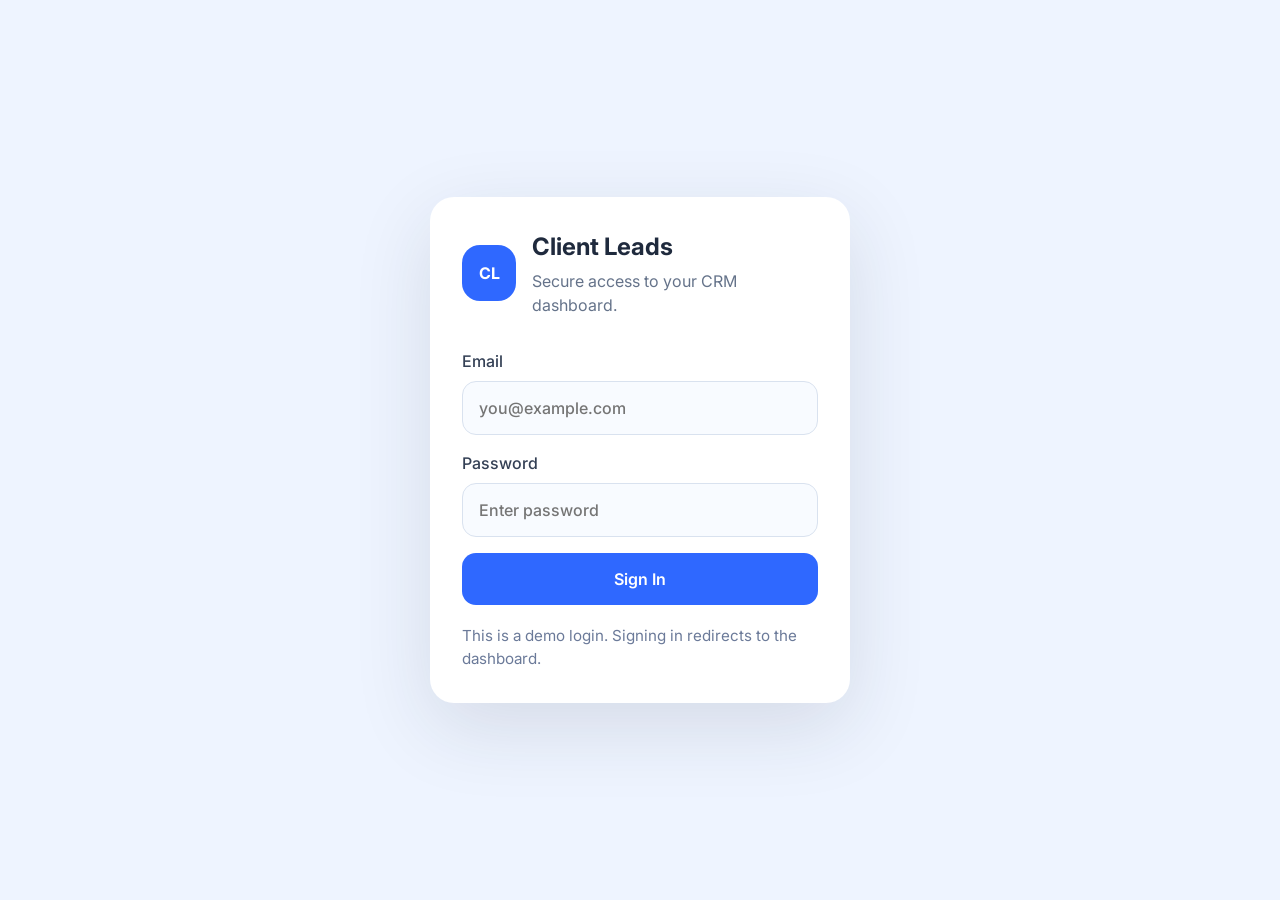
<file: index.html>
<!DOCTYPE html>
<html lang="en">
<head>
  <meta charset="UTF-8" />
  <meta name="viewport" content="width=device-width, initial-scale=1.0" />
  <title>CRM Login</title>
  <link rel="preconnect" href="https://fonts.googleapis.com">
  <link rel="preconnect" href="https://fonts.gstatic.com" crossorigin>
  <link href="https://fonts.googleapis.com/css2?family=Inter:wght@400;500;600;700&display=swap" rel="stylesheet">
  <link rel="stylesheet" href="style.css" />
</head>
<body data-page="login">
  <main class="page-shell login-shell">
    <section class="login-card">
      <div class="brand-mark">
        <div class="brand-icon">CL</div>
        <div>
          <h1>Client Leads</h1>
          <p>Secure access to your CRM dashboard.</p>
        </div>
      </div>
      <form id="loginForm" class="login-form">
        <label>
          Email
          <input type="email" placeholder="you@example.com" required />
        </label>
        <label>
          Password
          <input type="password" placeholder="Enter password" required />
        </label>
        <button type="submit" class="primary-btn">Sign In</button>
      </form>
      <p class="small-text">This is a demo login. Signing in redirects to the dashboard.</p>
    </section>
  </main>
  <script src="script.js"></script>
</body>
</html>
</file>
<file: style.css>
:root {
  color-scheme: light;
  font-family: 'Inter', sans-serif;
  font-size: 16px;
  line-height: 1.5;
  color: #1f2a3d;
  background: #f6f9ff;
}
* {
  box-sizing: border-box;
}
html, body {
  min-height: 100%;
}
body {
  margin: 0;
  background: linear-gradient(180deg, #f8fbff 0%, #eef4ff 100%);
}
button, input, select {
  font: inherit;
}
button {
  cursor: pointer;
}
.page-shell {
  min-height: 100vh;
  display: grid;
  place-items: center;
  padding: 24px;
}
.login-shell {
  background: #eef4ff;
}
.login-card {
  width: min(100%, 420px);
  background: #ffffff;
  border-radius: 24px;
  box-shadow: 0 24px 80px rgba(31, 42, 61, 0.12);
  padding: 32px;
}
.brand-mark {
  display: flex;
  align-items: center;
  gap: 16px;
  margin-bottom: 32px;
}
.brand-icon {
  width: 56px;
  height: 56px;
  display: grid;
  place-items: center;
  border-radius: 18px;
  background: #2f68ff;
  color: #ffffff;
  font-weight: 700;
}
.brand-mark h1 {
  margin: 0;
  font-size: 1.5rem;
}
.brand-mark p {
  margin: 4px 0 0;
  color: #65738a;
}
.login-form {
  display: grid;
  gap: 16px;
}
.login-form label {
  display: grid;
  gap: 8px;
  font-weight: 500;
  color: #344055;
}
input[type="email"], input[type="password"], input[type="text"], input[type="tel"], select {
  width: 100%;
  padding: 14px 16px;
  border: 1px solid #d9e2ef;
  border-radius: 14px;
  background: #f8fbff;
  color: #1f2a3d;
}
input:focus, select:focus {
  outline: 2px solid #c7d9ff;
}
.primary-btn, .secondary-btn {
  border: none;
  border-radius: 14px;
  padding: 14px 20px;
  min-height: 48px;
}
.primary-btn {
  background: #2f68ff;
  color: #ffffff;
  font-weight: 600;
}
.secondary-btn {
  background: #ffffff;
  color: #2f68ff;
  border: 1px solid #d9e2ef;
}
.small-text {
  margin: 20px 0 0;
  color: #6b7a99;
  font-size: 0.95rem;
}
.dashboard-header {
  display: flex;
  align-items: center;
  justify-content: space-between;
  gap: 16px;
  padding: 32px 24px 0;
}
.dashboard-header .eyebrow {
  margin: 0 0 8px;
  color: #2f68ff;
  text-transform: uppercase;
  letter-spacing: 0.12em;
  font-size: 0.82rem;
}
.dashboard-header h1 {
  margin: 0;
  font-size: clamp(2rem, 3vw, 2.6rem);
}
.dashboard-grid {
  display: grid;
  gap: 24px;
  padding: 24px;
}
.card {
  background: #ffffff;
  border-radius: 28px;
  padding: 24px;
  box-shadow: 0 22px 46px rgba(31, 42, 61, 0.08);
}
.stats-card {
  grid-column: span 1;
}
.card-title {
  margin: 0 0 20px;
  font-size: 1rem;
  font-weight: 600;
  color: #344055;
}
.stats-grid {
  display: grid;
  grid-template-columns: repeat(auto-fit, minmax(140px, 1fr));
  gap: 18px;
}
.stat-block {
  border-radius: 20px;
  background: #f3f7ff;
  padding: 18px;
}
.stat-value {
  display: block;
  font-size: 2rem;
  font-weight: 700;
  color: #1f2a3d;
}
.stat-label {
  color: #65738a;
}
.table-card {
  min-height: 420px;
}
.table-header {
  display: flex;
  flex-wrap: wrap;
  align-items: center;
  justify-content: space-between;
  gap: 16px;
  margin-bottom: 20px;
}
.table-header input[type="search"], .table-header select {
  width: min(320px, 100%);
}
.table-scroll {
  overflow-x: auto;
}
table.lead-table {
  width: 100%;
  border-collapse: collapse;
  min-width: 700px;
}
table th, table td {
  text-align: left;
  padding: 16px 18px;
  border-bottom: 1px solid #f1f5ff;
}
table th {
  color: #65738a;
  font-weight: 600;
  font-size: 0.95rem;
}
table td {
  color: #243248;
}
.status-pill {
  display: inline-flex;
  align-items: center;
  padding: 8px 12px;
  border-radius: 999px;
  font-size: 0.9rem;
  font-weight: 600;
}
.status-active { background: rgba(47,104,255,0.12); color: #2f68ff; }
.status-contacted { background: rgba(26,194,146,0.14); color: #11956f; }
.status-proposal { background: rgba(255,193,7,0.14); color: #a67c00; }
.status-won { background: rgba(47,104,255,0.12); color: #2f68ff; }
.icon-button {
  background: transparent;
  color: #65738a;
  border: none;
  font-size: 1.5rem;
  line-height: 1;
}
.modal {
  position: fixed;
  inset: 0;
  display: grid;
  place-items: center;
  background: rgba(15, 30, 70, 0.35);
  padding: 24px;
  z-index: 10;
}
.hidden {
  display: none;
}
.modal-panel {
  width: min(100%, 520px);
  background: #ffffff;
  border-radius: 28px;
  padding: 28px;
  box-shadow: 0 28px 80px rgba(31, 42, 61, 0.18);
}
.modal-header {
  display: flex;
  align-items: center;
  justify-content: space-between;
  gap: 16px;
  margin-bottom: 18px;
}
.modal-header h2 {
  margin: 0;
  font-size: 1.3rem;
}
.modal-form {
  display: grid;
  gap: 16px;
}
.modal-actions {
  display: flex;
  justify-content: flex-end;
  gap: 12px;
  flex-wrap: wrap;
  margin-top: 8px;
}
@media (max-width: 800px) {
  .dashboard-header {
    flex-direction: column;
    align-items: flex-start;
  }
  .table-card {
    min-height: auto;
  }
  .table-header {
    flex-direction: column;
    align-items: stretch;
  }
  .table-header input[type="search"], .table-header select {
    width: 100%;
  }
}
@media (max-width: 560px) {
  .login-card {
    padding: 24px;
  }
  .brand-mark {
    gap: 12px;
  }
}

/* Status toast */
.status-toast {
  position: fixed;
  top: 24px;
  right: 24px;
  background: #12263a;
  color: #ffffff;
  padding: 12px 16px;
  border-radius: 12px;
  box-shadow: 0 12px 30px rgba(17,24,39,0.25);
  font-weight: 600;
  z-index: 60;
  opacity: 0;
  transform: translateY(-8px);
  transition: opacity 200ms ease, transform 200ms ease;
}
.status-toast.visible {
  opacity: 1;
  transform: translateY(0);
}
</file>
